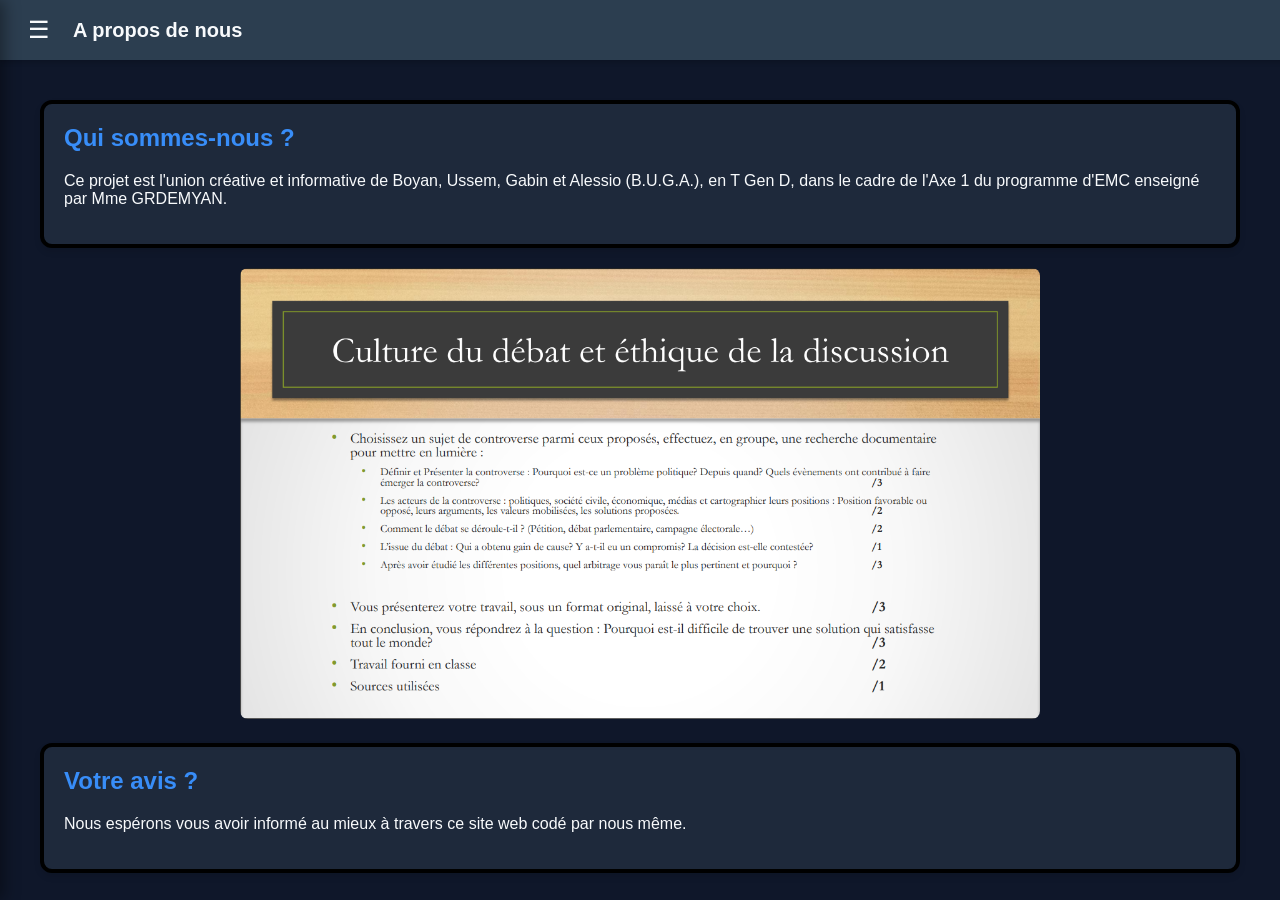
<file: a_propos_de_nous.html>
<!DOCTYPE html>
<html>
	<head>
		<link rel="stylesheet" href="Styles.css"/>
		<title>
		A propos de nous
		</title>
	</head>
	<body>
		<header class="main-header">
			<button id="menu-btn">☰</button>
			<h1 class="header-title">A propos de nous</h1>
		</header>
		<nav id="sidebar" class="sidebar">
			<div class="sidebar-header">
				<span style="font-weight: bold;">Menu</span>
				<button id="close-btn" type="button">&times;</button>
			</div>
			<ul class="sidebar-links">
				<li><a href="index.html">Accueil</a></li>
				<li><a href="acteurs.html">Acteurs</a></li>
				<li><a href="debat.html">Débat</a></li>
				<li><a href="conclusion.html">Notre Conclusion</a></li>
				<li><a href="quiz.html">Bonus</a></li>
        		<li><a href="a_propos_de_nous.html">A propos de nous</a></li>
			</ul>
		</nav>
		<script>		
				const menuBtn = document.getElementById("menu-btn");
				const closeBtn = document.getElementById("close-btn");
				const sidebar = document.getElementById("sidebar");

				menuBtn.addEventListener("click", () => {
					sidebar.classList.add("open");
				});

				closeBtn.addEventListener("click", () => {
					sidebar.classList.remove("open");
				});
		</script>

			<div class="div-text">
				<h2>Qui sommes-nous ?</h2>
				<h3>Ce projet est l'union créative et informative de Boyan, Ussem, Gabin et Alessio (B.U.G.A.), en T Gen D, dans le cadre de l'Axe 1 du programme d'EMC enseigné par Mme GRDEMYAN.</h3>
			</div>
		</a>

		<a href="https://eictourcoing.itslearning.com/ContentArea/ContentArea.aspx?LocationID=4770&LocationType=1&TextURL=%2fLearningToolElement%2fViewLearningToolElement.aspx%3fLearningToolElementId%3d428768" target="_blank" style="text-decoration: none;">
      <div class="div-image">
			  <img src="image_2026-10-28_225323216.png" alt="critère">
		  </div>
			<div class="div-text">
				<h2>Votre avis ?</h2>
				<h3>Nous espérons vous avoir informé au mieux à travers ce site web codé par nous même.</h3>
			</div>
		</a>
	</body>
</html>
</file>
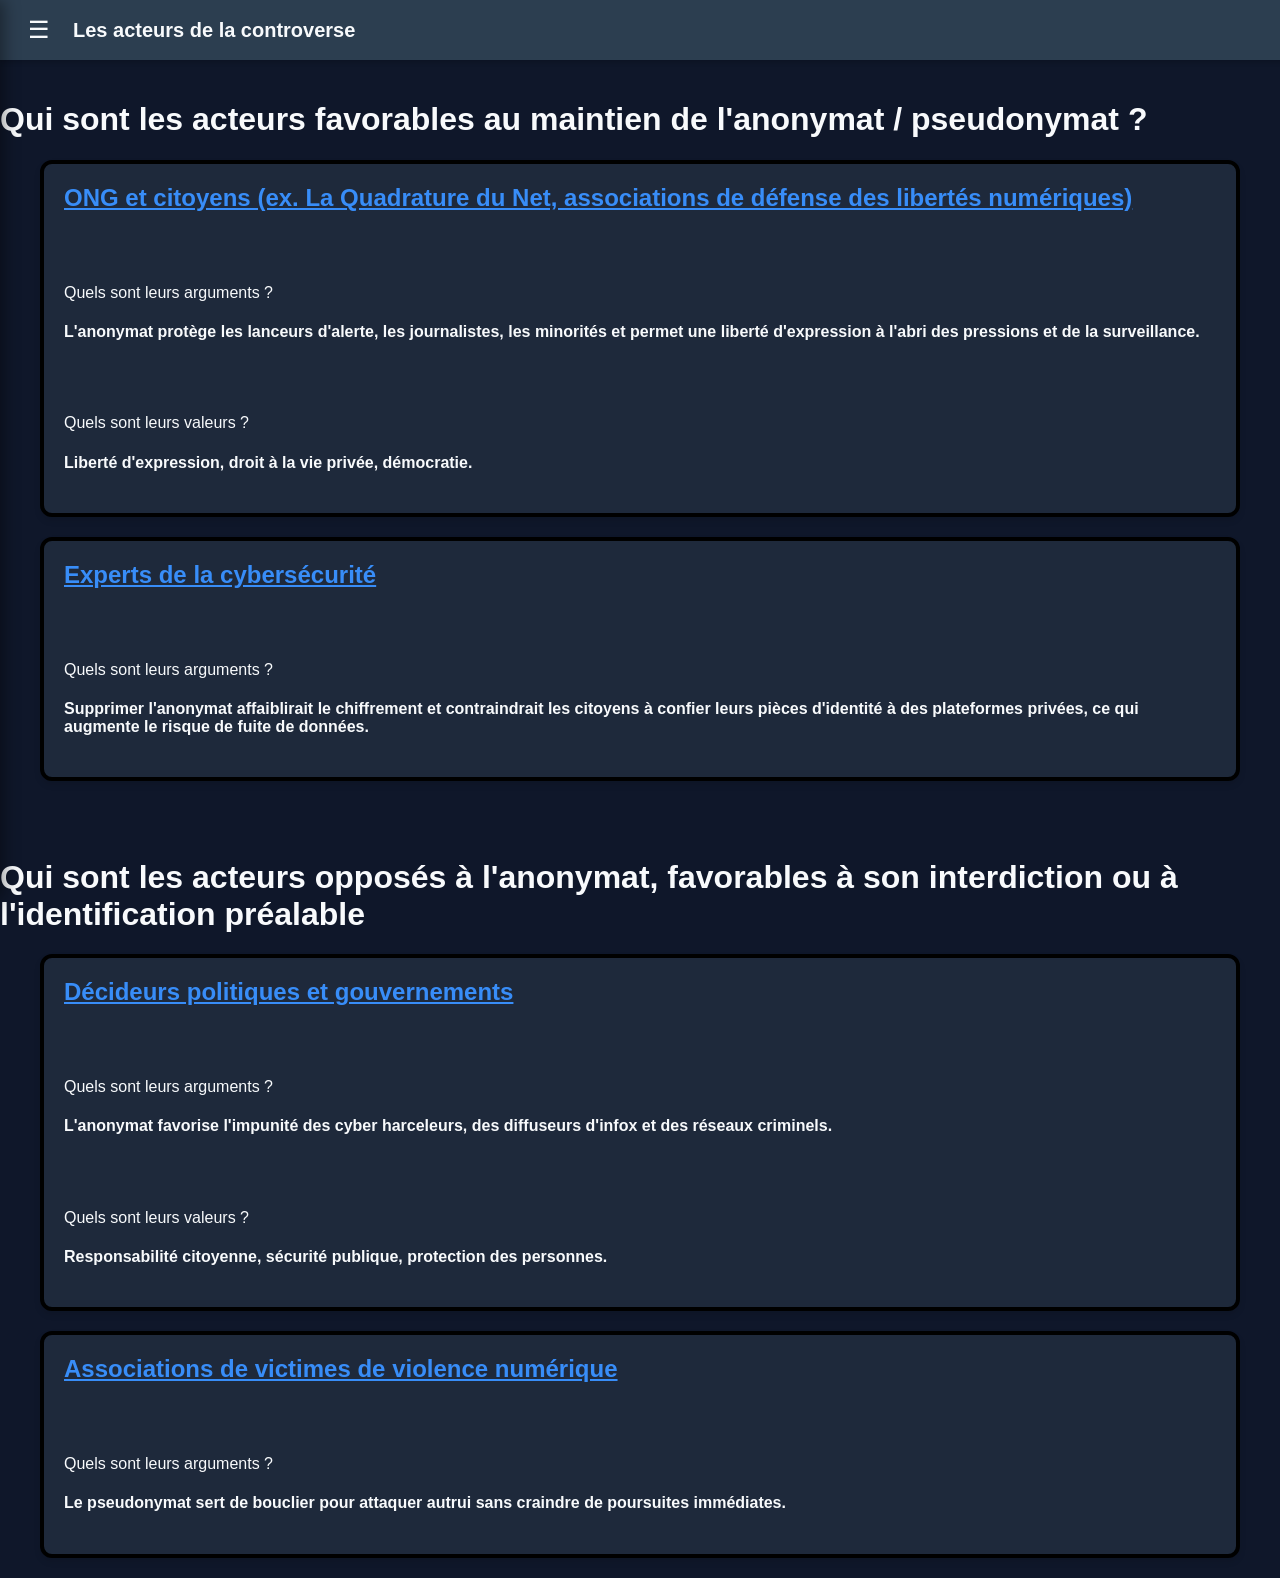
<file: acteurs.html>
<!DOCTYPE html>
<html>
	<head>
		<link rel="stylesheet" href="Styles.css"/>
		<title>
		Les acteurs de la controverse
		</title>
	</head>
	<body>
		<header class="main-header">
			<button id="menu-btn">☰</button>
			<h1 class="header-title">Les acteurs de la controverse</h1>
		</header>
		<nav id="sidebar" class="sidebar">
			<div class="sidebar-header">
				<span style="font-weight: bold;">Menu</span>
				<button id="close-btn" type="button">&times;</button>
			</div>
			<ul class="sidebar-links">
				<li><a href="index.html">Accueil</a></li>
				<li><a href="acteurs.html">Acteurs</a></li>
				<li><a href="debat.html">Débat</a></li>
				<li><a href="conclusion.html">Notre Conclusion</a></li>
				<li><a href="quiz.html">Bonus</a></li>
				<li><a href="a_propos_de_nous.html">A propos de nous</a></li>
			</ul>
		</nav>
		<script>
				const menuBtn = document.getElementById("menu-btn");
				const closeBtn = document.getElementById("close-btn");
				const sidebar = document.getElementById("sidebar");

				menuBtn.addEventListener("click", () => {
					sidebar.classList.add("open");
				});

				closeBtn.addEventListener("click", () => {
					sidebar.classList.remove("open");
				});
		</script>
		<h1><strong>Qui sont les acteurs favorables au maintien de l'anonymat / pseudonymat ?</strong></h1>
		<a href="https://www.renaissancenumerique.org/publications/pourquoi-la-fin-de-lanonymat-sur-les-reseaux-sociaux-nest-pas-une-solution/" target="_blank" style="text-decoration: none;">
			<div class="div-text">
				<h2><u>ONG et citoyens (ex. La Quadrature du Net, associations de défense des libertés numériques)</u></h2>
				<br></br>
				<h3>Quels sont leurs arguments ?</h3>
				<h4>L'anonymat protège les lanceurs d'alerte, les journalistes, les minorités et permet une liberté d'expression à l'abri des pressions et de la surveillance.</h4>
				<br></br>
				<h3>Quels sont leurs valeurs ?</h3>
				<h4>Liberté d'expression, droit à la vie privée, démocratie.</h4>
			</div>
		</a>
		<a href="https://www.renaissancenumerique.org/publications/pourquoi-la-fin-de-lanonymat-sur-les-reseaux-sociaux-nest-pas-une-solution/" target="_blank" style="text-decoration: none;">
			<div class="div-text">
				<h2><u>Experts de la cybersécurité</u></h2>
				<br></br>
				<h3>Quels sont leurs arguments ?</h3>
				<h4> Supprimer l'anonymat affaiblirait le chiffrement et contraindrait les citoyens à confier leurs pièces d'identité à des plateformes privées, ce qui augmente le risque de fuite de données.</h4>
			</div>
		</a>
		<br></br>
		<h1><strong>Qui sont les acteurs opposés à l'anonymat, favorables à son interdiction ou à l'identification préalable</strong></h1>
		<a href="https://www.renaissancenumerique.org/publications/pourquoi-la-fin-de-lanonymat-sur-les-reseaux-sociaux-nest-pas-une-solution/" target="_blank" style="text-decoration: none;">
			<div class="div-text">
				<h2><u>Décideurs politiques et gouvernements</u></h2>
				<br></br>
				<h3>Quels sont leurs arguments ?</h3>
				<h4>L'anonymat favorise l'impunité des cyber harceleurs, des diffuseurs d'infox et des réseaux criminels.</h4>
				<br></br>
				<h3>Quels sont leurs valeurs ?</h3>
				<h4>Responsabilité citoyenne, sécurité publique, protection des personnes.</h4>
			</div>
		</a>
		<a href="https://www.renaissancenumerique.org/publications/pourquoi-la-fin-de-lanonymat-sur-les-reseaux-sociaux-nest-pas-une-solution/" target="_blank" style="text-decoration: none;">
			<div class="div-text">
				<h2><u>Associations de victimes de violence numérique</u></h2>
				<br></br>
				<h3>Quels sont leurs arguments ?</h3>
				<h4> Le pseudonymat sert de bouclier pour attaquer autrui sans craindre de poursuites immédiates.</h4>
			</div>
		</a>
</file>
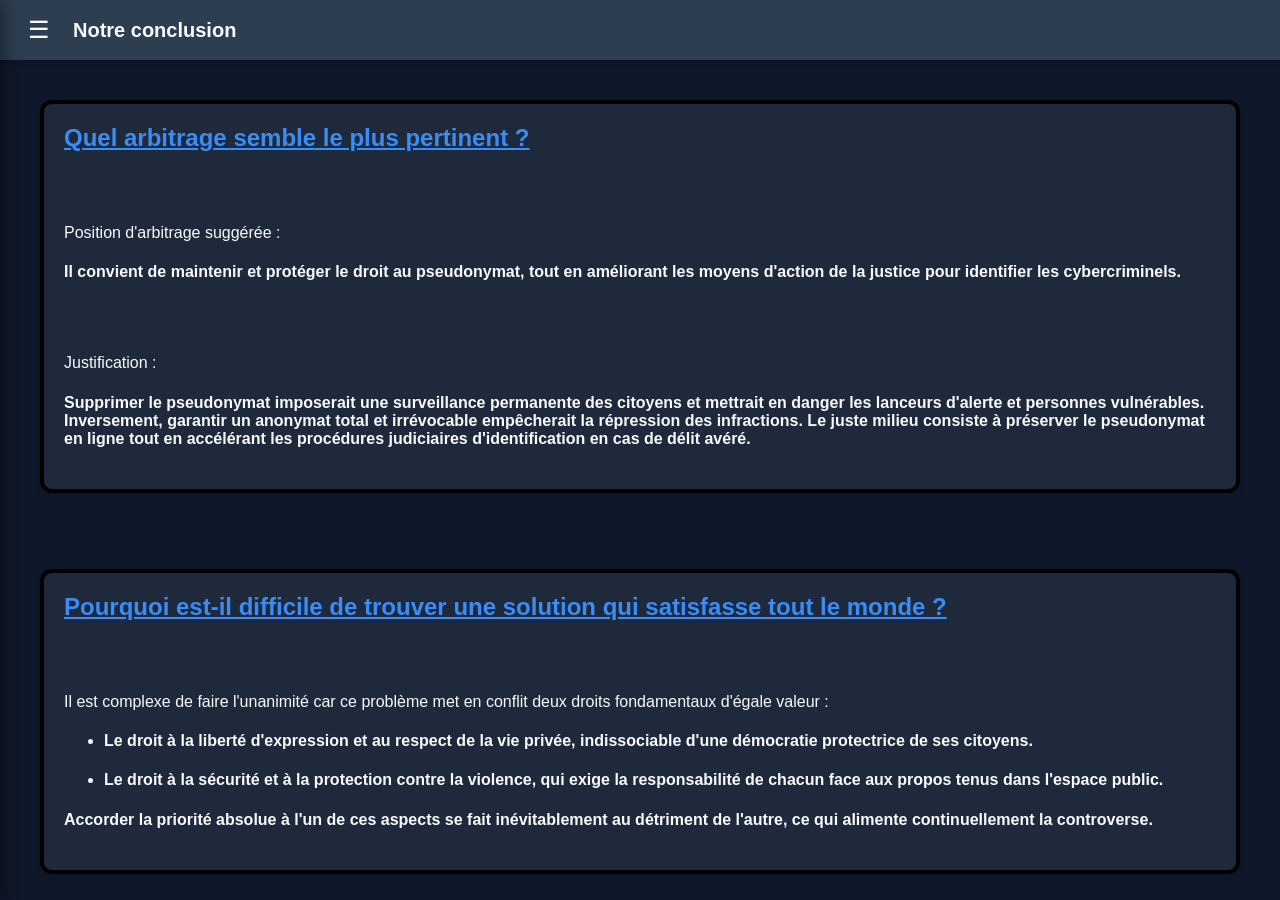
<file: conclusion.html>
<!DOCTYPE html>
<html>
	<head>
		<link rel="stylesheet" href="Styles.css"/>
		<title>
		Notre Conclusion
		</title>
	</head>
	<body>
		<header class="main-header">
			<button id="menu-btn">☰</button>
			<h1 class="header-title">Notre conclusion</h1>
		</header>
		<nav id="sidebar" class="sidebar">
			<div class="sidebar-header">
				<span style="font-weight: bold;">Menu</span>
				<button id="close-btn" type="button">&times;</button>
			</div>
			<ul class="sidebar-links">
				<li><a href="index.html">Accueil</a></li>
				<li><a href="acteurs.html">Acteurs</a></li>
				<li><a href="debat.html">Débat</a></li>
				<li><a href="conclusion.html">Notre Conclusion</a></li>
				<li><a href="quiz.html">Bonus</a></li>
				<li><a href="a_propos_de_nous.html">A propos de nous</a></li>
			</ul>
		</nav>
		<script>
				const menuBtn = document.getElementById("menu-btn");
				const closeBtn = document.getElementById("close-btn");
				const sidebar = document.getElementById("sidebar");

				menuBtn.addEventListener("click", () => {
					sidebar.classList.add("open");
				});

				closeBtn.addEventListener("click", () => {
					sidebar.classList.remove("open");
				});
		</script>
		<a href="https://www.haas-avocats.com/contentieux/pour-ou-contre-la-fin-de-lanonymat-sur-internet/" target="_blank" style="text-decoration: none;">
			<div class="div-text">
				<h2><u>Quel arbitrage semble le plus pertinent ?</u></h2>
				<br></br>
				<h3>Position d'arbitrage suggérée :</h3>
				<h4>Il convient de maintenir et protéger le droit au pseudonymat, tout en améliorant les moyens d'action de la justice pour identifier les cybercriminels.</h4>
				<br></br>
				<h3>Justification :</h3>
				<h4>Supprimer le pseudonymat imposerait une surveillance permanente des citoyens et mettrait en danger les lanceurs d'alerte et personnes vulnérables. Inversement, garantir un anonymat total et irrévocable empêcherait la répression des infractions. Le juste milieu consiste à préserver le pseudonymat en ligne tout en accélérant les procédures judiciaires d'identification en cas de délit avéré.</h4>
			</div>
		</a>
		<br></br>
		<a href="https://www.cybermalveillance.gouv.fr/tous-nos-contenus/bonnes-pratiques/reseaux-sociaux" target="_blank" style="text-decoration: none;">
			<div class="div-text">
				<h2><u>Pourquoi est-il difficile de trouver une solution qui satisfasse tout le monde ?</u></h2>
				<br></br>
				<h3>Il est complexe de faire l'unanimité car ce problème met en conflit deux droits fondamentaux d'égale valeur :</h3>
				<ul>
					<li><h4>Le droit à la liberté d'expression et au respect de la vie privée, indissociable d'une démocratie protectrice de ses citoyens.</h4></li>
					<li><h4>Le droit à la sécurité et à la protection contre la violence, qui exige la responsabilité de chacun face aux propos tenus dans l'espace public.</h4></li>
				</ul>
				<h4>Accorder la priorité absolue à l'un de ces aspects se fait inévitablement au détriment de l'autre, ce qui alimente continuellement la controverse.</h4>
			</div>
		</a>
</file>
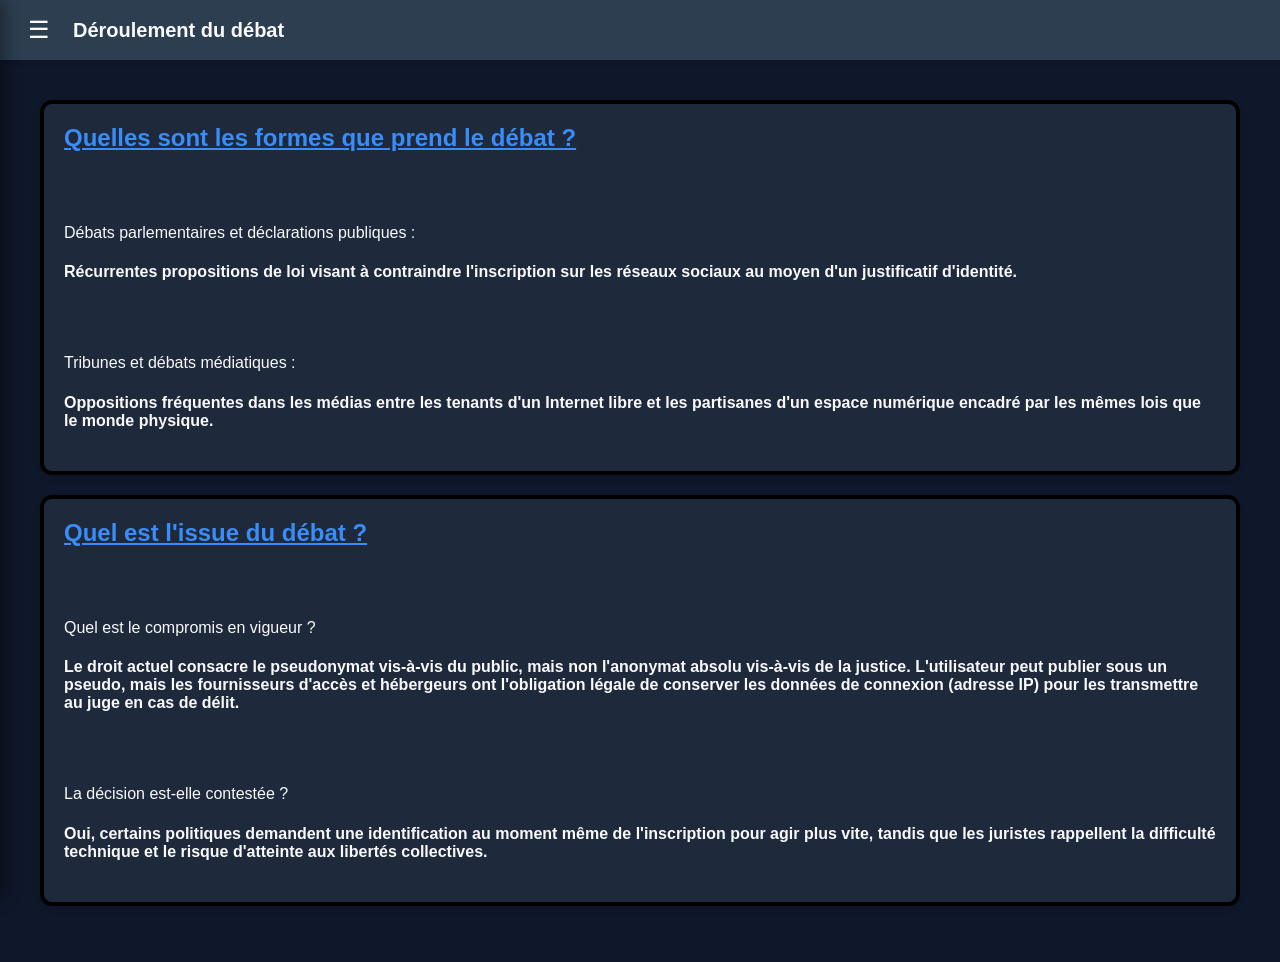
<file: debat.html>
<!DOCTYPE html>
<html>
	<head>
		<link rel="stylesheet" href="Styles.css"/>
		<title>
		Déroulement du débat
		</title>
	</head>
	<body>
		<header class="main-header">
			<button id="menu-btn">☰</button>
			<h1 class="header-title">Déroulement du débat</h1>
		</header>
		<nav id="sidebar" class="sidebar">
			<div class="sidebar-header">
				<span style="font-weight: bold;">Menu</span>
				<button id="close-btn" type="button">&times;</button>
			</div>
			<ul class="sidebar-links">
				<li><a href="index.html">Accueil</a></li>
				<li><a href="acteurs.html">Acteurs</a></li>
				<li><a href="debat.html">Débat</a></li>
				<li><a href="conclusion.html">Notre Conclusion</a></li>
				<li><a href="quiz.html">Bonus</a></li>
				<li><a href="a_propos_de_nous.html">A propos de nous</a></li>
			</ul>
		</nav>
		<script>
				const menuBtn = document.getElementById("menu-btn");
				const closeBtn = document.getElementById("close-btn");
				const sidebar = document.getElementById("sidebar");

				menuBtn.addEventListener("click", () => {
					sidebar.classList.add("open");
				});

				closeBtn.addEventListener("click", () => {
					sidebar.classList.remove("open");
				});
		</script>
		<a href="https://shs.cairn.info/revue-effeuillage-2021-1-page-15?lang=fr" target="_blank" style="text-decoration: none;">
			<div class="div-text">
				<h2><u>Quelles sont les formes que prend le débat ?</u></h2>
				<br></br>
				<h3>Débats parlementaires et déclarations publiques :</h3>
				<h4>Récurrentes propositions de loi visant à contraindre l'inscription sur les réseaux sociaux au moyen d'un justificatif d'identité.</h4>
				<br></br>
				<h3>Tribunes et débats médiatiques :</h3>
				<h4>Oppositions fréquentes dans les médias entre les tenants d'un Internet libre et les partisanes d'un espace numérique encadré par les mêmes lois que le monde physique.</h4>
			</div>
		</a>
		<a href="https://www.service-public.gouv.fr/particuliers/vosdroits/F32239" target="_blank" style="text-decoration: none;">
			<div class="div-text">
				<h2><u>Quel est l'issue du débat ?</u></h2>
				<br></br>
				<h3>Quel est le compromis en vigueur ?</h3>
				<h4>Le droit actuel consacre le pseudonymat vis-à-vis du public, mais non l'anonymat absolu vis-à-vis de la justice. L'utilisateur peut publier sous un pseudo, mais les fournisseurs d'accès et hébergeurs ont l'obligation légale de conserver les données de connexion (adresse IP) pour les transmettre au juge en cas de délit.</h4>
				<br></br>
				<h3>La décision est-elle contestée ?</h3>
				<h4>Oui, certains politiques demandent une identification au moment même de l'inscription pour agir plus vite, tandis que les juristes rappellent la difficulté technique et le risque d'atteinte aux libertés collectives.</h4>
			</div>
		</a>
		<br></br>
</file>
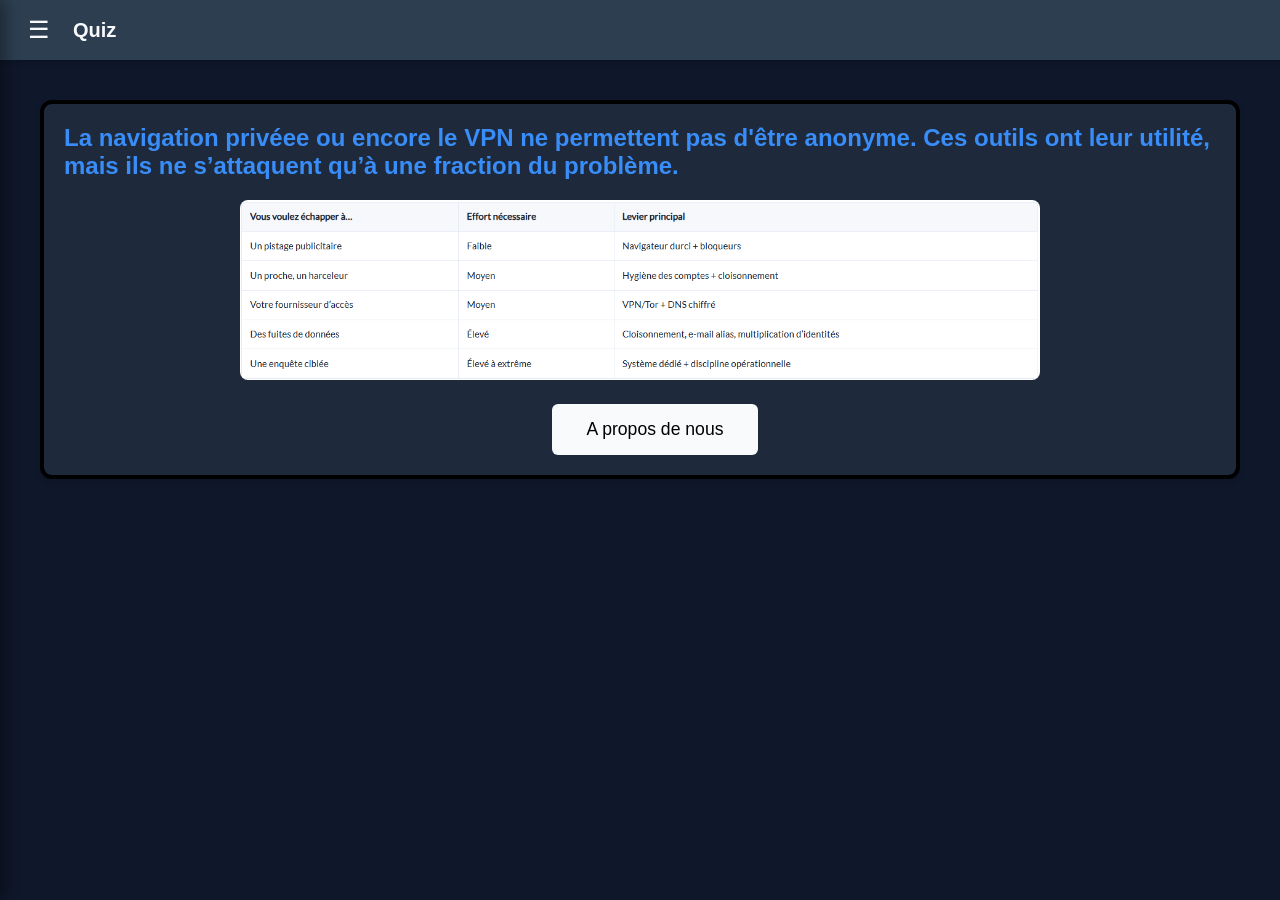
<file: repq3.html>
<!DOCTYPE html>
<html>
	<head>
		<link rel="stylesheet" href="Styles.css"/>
		<title>
		Quiz
		</title>
	</head>
	<body>
		<header class="main-header">
			<button id="menu-btn">☰</button>
			<h1 class="header-title">Quiz</h1>
		</header>
		<nav id="sidebar" class="sidebar">
			<div class="sidebar-header">
				<span style="font-weight: bold;">Menu</span>
				<button id="close-btn" type="button">&times;</button>
			</div>
			<ul class="sidebar-links">
				<li><a href="index.html">Accueil</a></li>
				<li><a href="acteurs.html">Acteurs</a></li>
				<li><a href="debat.html">Débat</a></li>
				<li><a href="conclusion.html">Notre Conclusion</a></li>
				<li><a href="quiz.html">Bonus</a></li>
				<li><a href="a_propos_de_nous.html">A propos de nous</a></li>
			</ul>
		</nav>
		<script>
				const menuBtn = document.getElementById("menu-btn");
				const closeBtn = document.getElementById("close-btn");
				const sidebar = document.getElementById("sidebar");

				menuBtn.addEventListener("click", () => {
					sidebar.classList.add("open");
				});

				closeBtn.addEventListener("click", () => {
					sidebar.classList.remove("open");
				});
		</script>
    <a href="https://cyberini.com/anonymat-sur-internet-guide/" target="_blank" style="text-decoration: none;">
		  <div class="div-text">
			  <h2>La navigation privéee ou encore le VPN ne permettent pas d'être anonyme. Ces outils ont leur utilité, mais ils ne s’attaquent qu’à une fraction du problème.</h2>
        <div class="div-image">
			    <img src="image_2026-10-29_191707315.png" alt="tableau">
		    </div>
		  	<div class="div-quiz">
			  	<a href="a_propos_de_nous.html">
			  		<button type="button" class="btn-quiz">A propos de nous</button>
			  	</a>
  			</div>
		  </div>
	  </a>
</file>
<file: Styles.css>
html {
    background-color: #0F172A;
}

dialog {
    background-color: #6366F1;
    border-radius: 12px;
    width: 90%;
}

button {
    border: none;
    border-radius: 6px;
    background-color: #F8FAFC;
    cursor: pointer;
}

#popupclose {
    color: #000000;
}

.cookieok {
    color: #10B981;
}

.cookienotok {
    color: #EF4444;
}

h2, h1, p, h3, h4 {
    color: #F8FAFC;
}

#menu-btn {
    background: transparent;
    color: #F8FAFC;
    font-size: 1.5rem;
    border: none;
    cursor: pointer;
    padding: 0.5rem;
    margin-right: 15px;
}

.sidebar {
    position: fixed;
    top: 0;
    left: -280px;
    width: 280px;
    height: 100%;
    background-color: #1E293B;
    color: #F8FAFC;
    transition: left 0.3s ease;
    z-index: 1000;
    box-shadow: 4px 0 15px rgba(0, 0, 0, 0.4);
    display: flex;
    flex-direction: column;
}

.sidebar.open {
    left: 0;
}

.sidebar-header {
    display: flex;
    justify-content: space-between;
    align-items: center;
    padding: 1.2rem;
    border-bottom: 1px solid rgba(255, 255, 255, 0.1);
}

#close-btn {
    background: transparent;
    color: #F8FAFC;
    font-size: 1.8rem;
    border: none;
    cursor: pointer;
}

.sidebar-links {
    list-style: none;
    padding: 1rem;
    margin: 0;
}

.sidebar-links li {
    margin-bottom: 0.5rem;
}

.sidebar-links a {
    color: #F8FAFC;
    text-decoration: none;
    display: block;
    padding: 0.75rem 1rem;
    border-radius: 6px;
    transition: background-color 0.2s, color 0.2s;
}

.sidebar-links a:hover {
    background-color: rgba(56, 141, 248, 0.2);
    color: #388DF8;
}

/* Réinitialisation de base */
body {
    margin: 0;
    padding: 0;
    font-family: sans-serif;
    padding-top: 80px;
}

/* 1. L'en-tête rectangulaire fixe */
.main-header {
    position: fixed;
    top: 0;
    left: 0;
    width: 100%;
    height: 60px;
    background-color: #2c3e50;
    color: white;
    display: flex;
    align-items: center;
    padding: 0 20px;
    z-index: 1000;
    box-shadow: 0 2px 5px rgba(0,0,0,0.2);
}

/* Titre dans l'en-tête */
.header-title {
    font-size: 20px;
    margin: 0;
}

/* 2. Marge sur le contenu principal */
.content {
    margin-top: 80px;
    padding: 20px;
}

/* Style de base pour tes blocs de texte cliquables */
.div-text {
    border: 4px solid #000000;
    background-color: #1E293B;
    border-radius: 12px;
    width: 90%;
    max-width: 10000px;
    margin: 20px auto;
    padding: 20px;
    color: #F8FAFC;
    transition: background-color 0.3s ease, transform 0.3s ease;
    box-shadow: 0 4px 6px rgba(0, 0, 0, 0.1);
    justify-content: center;
    gap: 40px;
}

/* Effet au survol de la souris (mouse over) */
.div-text:hover {
    background-color: #2D3748;
    transform: translateY(-3px);
}

/* Ajustement pour les titres dans les blocs */
.div-text h2 {
    color: #388DF8;
    margin-top: 0;
}

.div-text h3 {
    color: #F8FAFC;
    font-size: 1rem;
    font-weight: normal;
}

.div-image {
    width: 90%;
    max-width: 800px; /* Adaptez la taille maximale selon vos préférences */
    margin: 20px auto; /* C'est le "auto" à droite et à gauche qui centre le bloc ! */
    text-align: center; /* Centre l'image à l'intérieur du bloc */
}

.div-image img {
    width: 100%;
    height: auto;
    border-radius: 8px; /* Pour de jolies bordures arrondies */
}
.div-quiz {
    display: flex;             
    justify-content: center;   
    gap: 30px;                 
    margin-top: 20px;          
}
.btn-quiz{
    padding: 15px 35px;
    font-size: 1.1rem;
}
</file>
